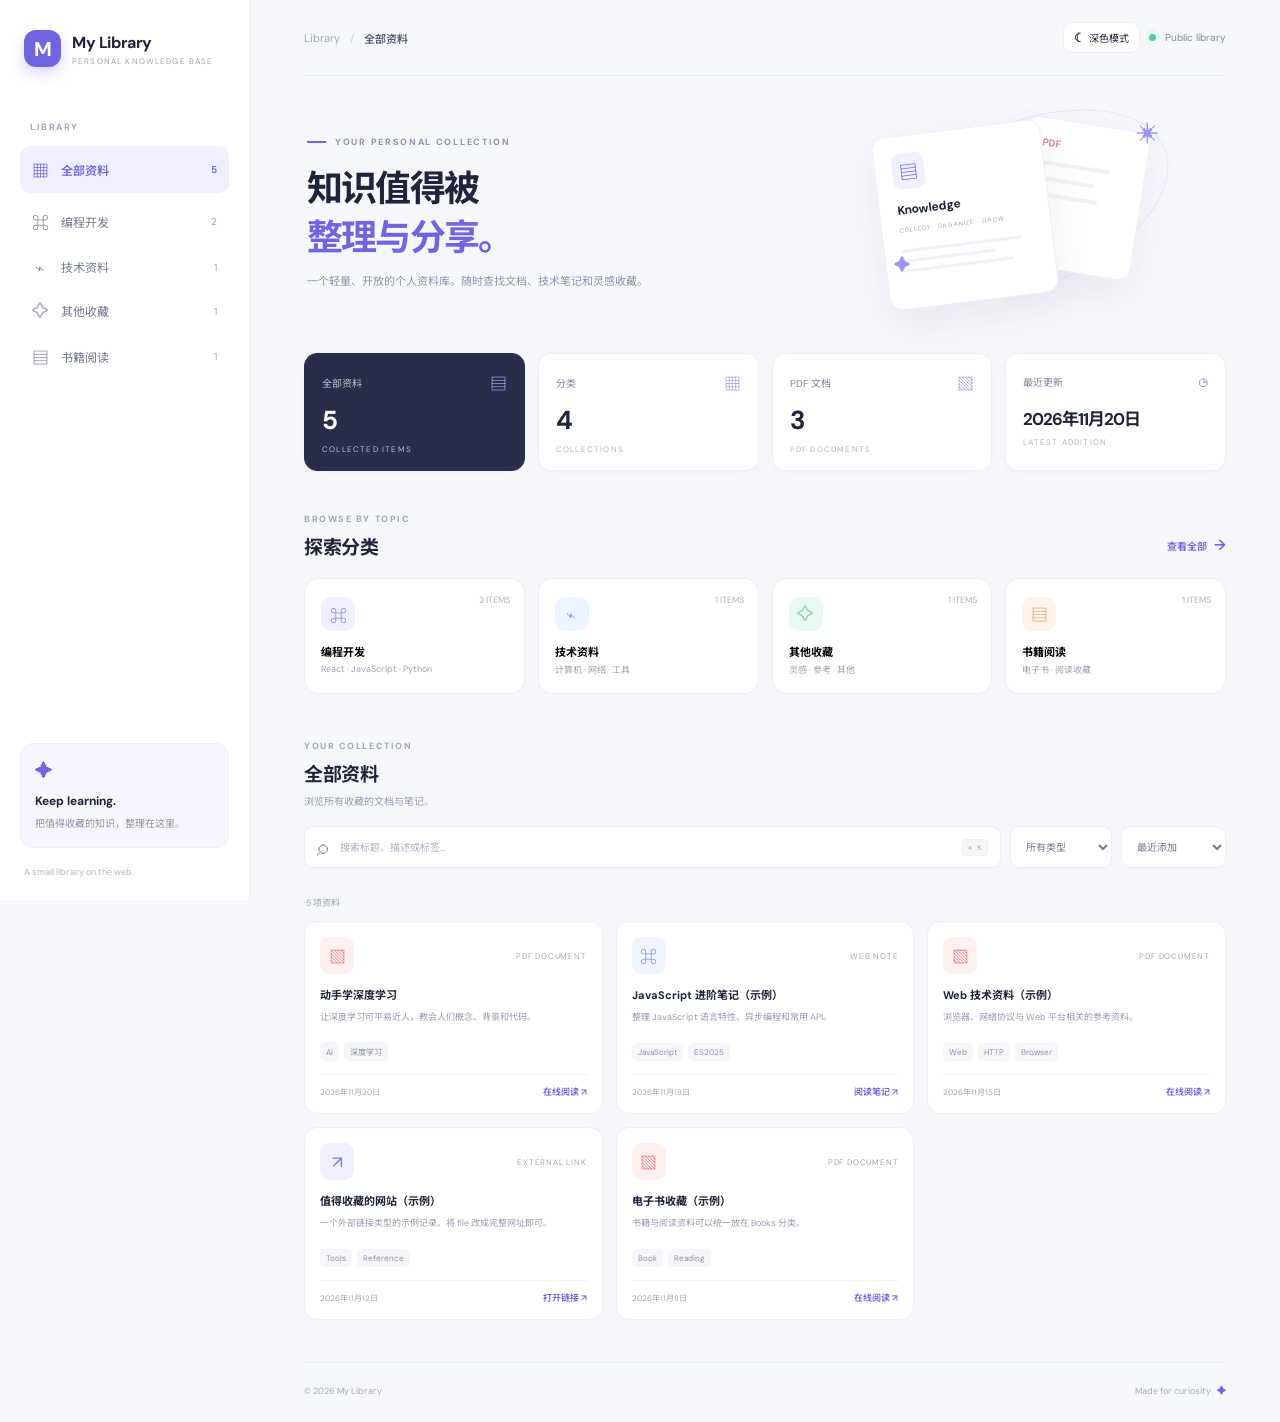
<file: index.html>
<!doctype html>
<html lang="zh-CN">
<head>
  <meta charset="utf-8">
  <meta name="viewport" content="width=device-width, initial-scale=1">
  <meta name="description" content="个人公开资料库：整理、检索和阅读文档、笔记与技术资料。">
  <meta name="theme-color" content="#f6f7fb" id="themeColorMeta">
  <title>My Library — 个人资料库</title>
  <link rel="preconnect" href="https://fonts.googleapis.com">
  <link rel="preconnect" href="https://fonts.gstatic.com" crossorigin>
  <link href="https://fonts.googleapis.com/css2?family=DM+Sans:wght@400;500;600;700&family=Noto+Sans+SC:wght@400;500;600;700&display=swap" rel="stylesheet">
  <script>
    (() => {
      const saved = localStorage.getItem("my-library-theme");
      const prefersDark = window.matchMedia && window.matchMedia("(prefers-color-scheme: dark)").matches;
      document.documentElement.dataset.theme = saved || (prefersDark ? "dark" : "light");
    })();
  </script>
  <link rel="stylesheet" href="assets/css/style.css">
</head>
<body>
  <div class="app-shell">
    <aside class="sidebar" id="sidebar">
      <a class="brand" href="./" aria-label="My Library 首页">
        <span class="brand-mark">M</span>
        <span><strong>My Library</strong><small>PERSONAL KNOWLEDGE BASE</small></span>
      </a>

      <div class="side-label">LIBRARY</div>
      <nav class="side-nav" aria-label="资料分类">
        <button class="nav-item active" data-category="all">
          <span class="nav-icon">▦</span><span>全部资料</span><span class="nav-count" id="allCount">0</span>
        </button>
        <div id="categoryNav"></div>
      </nav>

      <div class="sidebar-bottom">
        <div class="sidebar-tip">
          <span class="tip-icon">✦</span>
          <strong>Keep learning.</strong>
          <p>把值得收藏的知识，整理在这里。</p>
        </div>
        <span class="sidebar-foot">A small library on the web.</span>
      </div>
    </aside>

    <main class="main-content">
      <header class="topbar">
        <button class="mobile-menu" id="mobileMenu" aria-label="打开菜单">☰</button>
        <div class="breadcrumb"><span>Library</span><span class="crumb-slash">/</span><strong id="currentLocation">全部资料</strong></div>
        <div class="topbar-right">
          <button class="theme-toggle" id="themeToggle" type="button" aria-label="切换深色模式" aria-pressed="false" title="切换深色模式">
            <span class="theme-toggle-icon" aria-hidden="true">☾</span>
            <span class="theme-toggle-label">深色模式</span>
          </button>
          <span class="public-dot"></span><span>Public library</span>
        </div>
      </header>

      <section class="welcome">
        <div class="welcome-copy">
          <div class="eyebrow"><span class="eyebrow-line"></span> YOUR PERSONAL COLLECTION</div>
          <h1>知识值得被<br><span>整理与分享。</span></h1>
          <p>一个轻量、开放的个人资料库。随时查找文档、技术笔记和灵感收藏。</p>
        </div>
        <div class="welcome-art" aria-hidden="true">
          <div class="art-orbit orbit-one"></div><div class="art-orbit orbit-two"></div>
          <div class="art-card art-card-back"><span>PDF</span><i></i><i></i><i></i></div>
          <div class="art-card art-card-front"><div class="art-file-icon">▤</div><strong>Knowledge</strong><small>COLLECT · ORGANIZE · GROW</small><div class="art-lines"><i></i><i></i><i></i></div></div>
          <div class="art-spark spark-one">✳</div><div class="art-spark spark-two">✦</div>
        </div>
      </section>

      <section class="stats-grid" aria-label="资料统计">
        <article class="stat-card stat-total"><div class="stat-top"><span>全部资料</span><span class="stat-symbol">▤</span></div><strong id="totalStat">0</strong><small>COLLECTED ITEMS</small></article>
        <article class="stat-card"><div class="stat-top"><span>分类</span><span class="stat-symbol">▦</span></div><strong id="categoryStat">0</strong><small>COLLECTIONS</small></article>
        <article class="stat-card"><div class="stat-top"><span>PDF 文档</span><span class="stat-symbol">▧</span></div><strong id="pdfStat">0</strong><small>PDF DOCUMENTS</small></article>
        <article class="stat-card"><div class="stat-top"><span>最近更新</span><span class="stat-symbol">◷</span></div><strong class="stat-date" id="updatedStat">—</strong><small>LATEST ADDITION</small></article>
      </section>

      <section class="category-section">
        <div class="section-heading"><div><div class="section-kicker">BROWSE BY TOPIC</div><h2>探索分类</h2></div><button class="text-button" id="showAllCategories">查看全部 <span>→</span></button></div>
        <div class="category-grid" id="categoryCards"></div>
      </section>

      <section class="library-section" id="librarySection">
        <div class="section-heading library-heading"><div><div class="section-kicker">YOUR COLLECTION</div><h2 id="listHeading">全部资料</h2><p class="section-description" id="listDescription">浏览所有收藏的文档与笔记。</p></div></div>
        <div class="toolbar">
          <label class="search-box"><span class="search-icon">⌕</span><input id="searchInput" type="search" placeholder="搜索标题、描述或标签…" autocomplete="off"><kbd>⌘ K</kbd></label>
          <label class="filter-wrap"><span class="sr-only">资料类型</span><select id="typeFilter"><option value="all">所有类型</option><option value="pdf">PDF</option><option value="html">网页笔记</option><option value="link">外部链接</option></select></label>
          <select id="sortSelect" aria-label="排序方式"><option value="newest">最近添加</option><option value="oldest">最早添加</option><option value="title">标题 A–Z</option></select>
        </div>
        <div class="active-filters" id="activeFilters" hidden></div>
        <div class="results-meta"><span id="resultCount">0 项资料</span><button id="clearFilters" class="clear-button" hidden>清除筛选</button></div>
        <div class="resource-grid" id="resourceGrid" aria-live="polite"></div>
        <div class="empty-state" id="emptyState" hidden><div class="empty-icon">⌕</div><h3>没有找到匹配的资料</h3><p>试试其他关键词，或清除当前筛选条件。</p><button class="primary-button" id="resetSearch">清除筛选</button></div>
      </section>

      <footer class="footer"><span>© <span id="year"></span> My Library</span><span>Made for curiosity <b>✦</b></span></footer>
    </main>
  </div>
  <div class="sidebar-overlay" id="sidebarOverlay"></div>
  <script src="assets/js/app.js" defer></script>
</body>
</html>
</file>
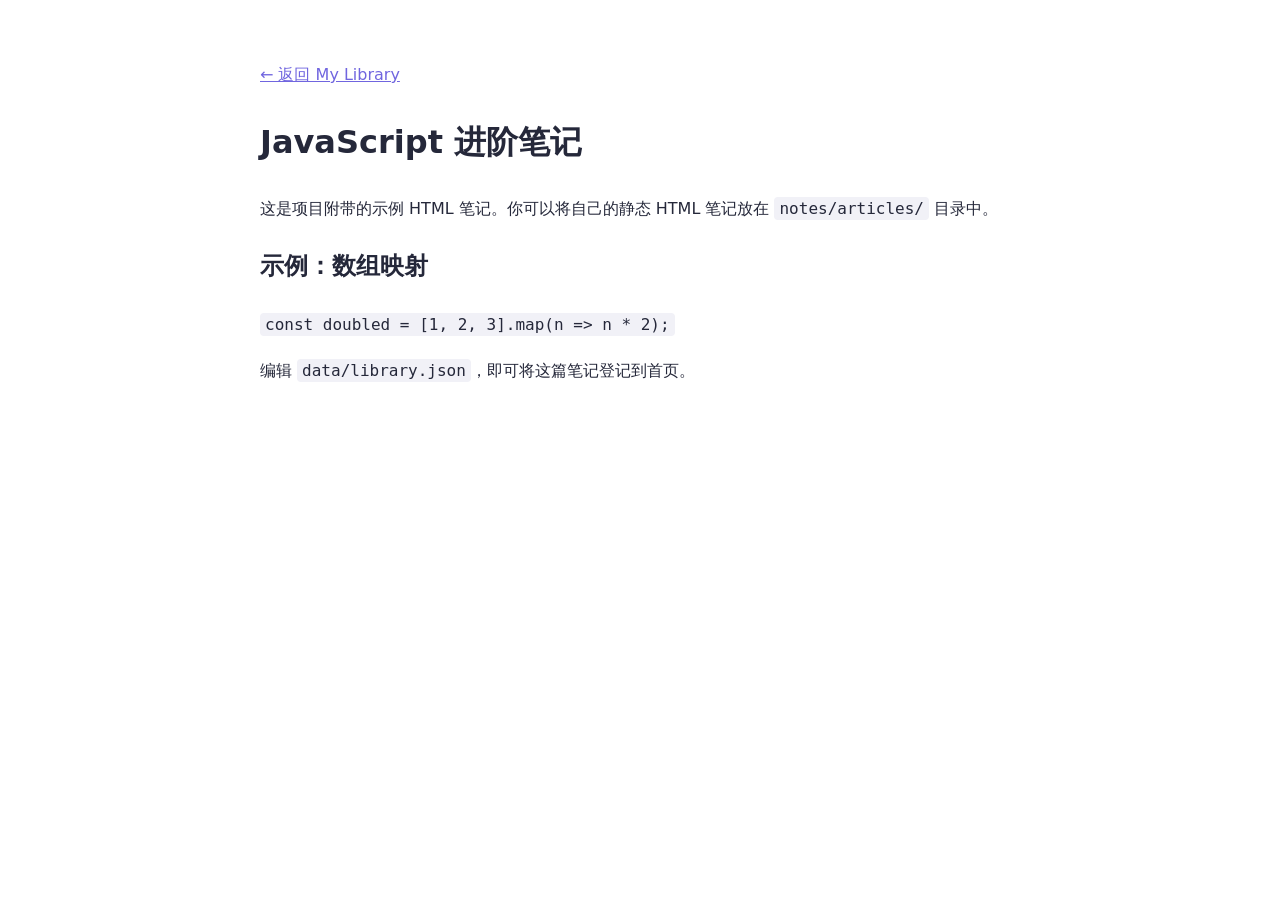
<file: notes/articles/javascript-advanced.html>
<!doctype html>
<html lang="zh-CN"><head><meta charset="utf-8"><meta name="viewport" content="width=device-width,initial-scale=1"><title>JavaScript 进阶笔记</title>
<style>body{max-width:760px;margin:60px auto;padding:0 22px;font:16px/1.9 system-ui,"Noto Sans SC",sans-serif;color:#25283a}h1{font-size:2rem}code{background:#f1f1f7;padding:2px 5px;border-radius:4px}a{color:#7065df}</style></head>
<body><p><a href="../../index.html">← 返回 My Library</a></p><h1>JavaScript 进阶笔记</h1><p>这是项目附带的示例 HTML 笔记。你可以将自己的静态 HTML 笔记放在 <code>notes/articles/</code> 目录中。</p><h2>示例：数组映射</h2><pre><code>const doubled = [1, 2, 3].map(n =&gt; n * 2);</code></pre><p>编辑 <code>data/library.json</code>，即可将这篇笔记登记到首页。</p></body></html>
</file>
<file: assets/css/style.css>
@import url('https://fonts.googleapis.com/css2?family=DM+Sans:wght@400;500;600;700&family=Noto+Sans+SC:wght@400;500;600;700&display=swap');
:root{--bg:#f6f7fb;--surface:#fff;--text:#20243a;--muted:#85899d;--line:#eceef4;--purple:#7065df;--purple-light:#f0efff;--navy:#292d49;--shadow:0 12px 34px rgba(38,42,75,.055);--radius:17px}
*{box-sizing:border-box}html{scroll-behavior:smooth}body{margin:0;background:var(--bg);color:var(--text);font-family:"DM Sans","Noto Sans SC",sans-serif;font-size:14px;-webkit-font-smoothing:antialiased}button,input,select{font:inherit}button{cursor:pointer}.app-shell{min-height:100vh}.sidebar{width:250px;position:fixed;inset:0 auto 0 0;background:#fff;border-right:1px solid var(--line);padding:30px 20px 22px;display:flex;flex-direction:column;z-index:20}.brand{display:flex;align-items:center;gap:11px;text-decoration:none;color:var(--text);margin:0 0 54px 4px}.brand-mark{width:37px;height:37px;border-radius:12px;background:var(--purple);color:#fff;display:grid;place-items:center;font-size:20px;font-weight:700;box-shadow:0 6px 14px #7065df44}.brand strong{display:block;font-size:16px;letter-spacing:-.4px}.brand small{display:block;font-size:8px;letter-spacing:1.15px;color:#a0a2b2;margin-top:3px}.side-label,.section-kicker{font-size:9px;font-weight:700;letter-spacing:1.55px;color:#a2a5b6}.side-label{padding:0 10px;margin-bottom:13px}.side-nav{display:flex;flex-direction:column;gap:5px}.nav-item{border:0;background:transparent;color:#777c91;display:flex;align-items:center;gap:12px;padding:11px 12px;border-radius:10px;text-align:left;width:100%;font-size:12px;transition:.2s}.nav-item:hover{background:#f7f7fc;color:var(--text)}.nav-item.active{background:var(--purple-light);color:var(--purple);font-weight:600}.nav-icon{width:17px;text-align:center;font-size:17px}.nav-count{margin-left:auto;color:#a1a4b5;font-size:10px}.nav-item.active .nav-count{color:var(--purple)}.sidebar-bottom{margin-top:auto}.sidebar-tip{background:#f7f6ff;border:1px solid #eeecff;border-radius:13px;padding:15px 14px}.tip-icon{display:block;color:var(--purple);font-size:18px;margin-bottom:8px}.sidebar-tip strong{font-size:12px}.sidebar-tip p{font-size:10px;line-height:1.7;color:#9295a8;margin:6px 0 0}.sidebar-foot{display:block;color:#b2b4c1;font-size:9px;margin:18px 4px 0}.main-content{margin-left:250px;max-width:1600px;padding:0 54px}.topbar{height:76px;display:flex;align-items:center;justify-content:space-between;border-bottom:1px solid #e9ebf2}.breadcrumb{display:flex;gap:10px;align-items:center;color:#a2a5b5;font-size:11px}.breadcrumb strong{color:#555a70;font-weight:600}.crumb-slash{color:#d0d1dc}.topbar-right{display:flex;align-items:center;gap:8px;color:#85899c;font-size:10px}.public-dot{width:7px;height:7px;background:#5ec69b;border-radius:50%;box-shadow:0 0 0 4px #e4f7ee}.mobile-menu{display:none}.welcome{min-height:270px;display:flex;align-items:center;justify-content:space-between;position:relative;overflow:hidden;padding:31px 3px 25px}.welcome-copy{position:relative;z-index:2}.eyebrow{display:flex;align-items:center;gap:9px;color:#8e91a4;font-size:9px;letter-spacing:1.7px;font-weight:700}.eyebrow-line{width:19px;height:2px;background:var(--purple)}h1{font-size:36px;line-height:1.35;letter-spacing:-1.8px;margin:17px 0 9px;font-weight:700}h1 span{color:var(--purple)}.welcome-copy p{color:#9295a8;font-size:11px;line-height:1.9;margin:0;max-width:390px}.welcome-art{height:225px;width:380px;position:absolute;right:25px;top:18px}.art-orbit{position:absolute;border:1px solid #e8e6fc;border-radius:50%;transform:rotate(-22deg)}.orbit-one{width:300px;height:165px;right:25px;top:28px}.orbit-two{width:245px;height:125px;right:53px;top:48px}.art-card{position:absolute;background:#fff;border:1px solid #efeff6;border-radius:13px;box-shadow:0 15px 38px #45416d13}.art-card-back{width:125px;height:150px;right:60px;top:29px;transform:rotate(9deg);padding:17px;color:#aaa;font-size:10px}.art-card-back span{font-weight:700;color:#e18a8a}.art-card-back i,.art-lines i{display:block;height:4px;background:#f0f0f6;border-radius:5px;margin-top:12px;width:80%}.art-card-back i:nth-child(3){width:65%}.art-card-back i:nth-child(4){width:72%}.art-card-front{width:170px;height:174px;right:151px;top:34px;padding:17px;transform:rotate(-7deg)}.art-file-icon{width:32px;height:36px;background:#f0efff;color:var(--purple);border-radius:8px;display:grid;place-items:center;font-size:19px;margin-bottom:13px}.art-card-front strong{display:block;font-size:12px}.art-card-front small{font-size:6px;letter-spacing:1px;color:#a3a5b5}.art-lines{margin-top:13px}.art-lines i{margin-top:7px;width:90%;height:3px}.art-lines i:nth-child(2){width:70%}.art-lines i:nth-child(3){width:82%}.art-spark{position:absolute;color:#9b93f2}.spark-one{right:42px;top:26px;font-size:22px}.spark-two{right:290px;top:160px;font-size:17px}.stats-grid{display:grid;grid-template-columns:repeat(4,1fr);gap:13px;margin:7px 0 42px}.stat-card{background:var(--surface);border:1px solid var(--line);border-radius:13px;padding:16px 17px 14px;box-shadow:0 3px 12px #292d4905}.stat-top{display:flex;justify-content:space-between;align-items:center;color:#85899c;font-size:10px}.stat-symbol{font-size:17px;color:#a19be9}.stat-card>strong{display:block;font-size:26px;letter-spacing:-1px;margin:8px 0 1px}.stat-card>small{font-size:8px;letter-spacing:1.2px;color:#b3b5c2}.stat-total{background:var(--navy);border-color:var(--navy);color:#fff}.stat-total .stat-top,.stat-total>small{color:#bfc1d2}.stat-total .stat-symbol{color:#b4adff}.stat-date{font-size:17px!important;margin-top:13px!important}.category-section,.library-section{margin-bottom:42px}.section-heading{display:flex;align-items:end;justify-content:space-between;margin-bottom:18px}.section-kicker{margin-bottom:7px}h2{font-size:19px;letter-spacing:-.5px;margin:0;font-weight:700}.text-button{border:0;background:transparent;color:var(--purple);font-size:10px;font-weight:600;padding:5px 0}.text-button span{font-size:15px;margin-left:5px}.category-grid{display:grid;grid-template-columns:repeat(4,1fr);gap:13px}.category-card{border:1px solid var(--line);background:#fff;border-radius:14px;padding:16px;text-align:left;min-height:116px;transition:transform .2s,box-shadow .2s,border-color .2s;position:relative;overflow:hidden}.category-card:hover{transform:translateY(-3px);box-shadow:var(--shadow);border-color:#dcd9ff}.category-card.selected{border-color:#bcb6ff;background:#fbfaff}.category-icon{width:34px;height:34px;border-radius:10px;display:grid;place-items:center;font-size:17px;margin-bottom:12px}.category-card strong{display:block;font-size:11px}.category-card small{display:block;color:#a0a3b3;font-size:9px;margin-top:4px}.category-card .category-count{position:absolute;right:14px;top:15px;color:#b1b3c1;font-size:9px}.library-section{padding-top:4px}.library-heading{margin-bottom:18px}.section-description{font-size:10px;color:#9a9daf;margin:6px 0 0}.toolbar{display:flex;gap:9px;margin-bottom:13px}.search-box{height:42px;display:flex;align-items:center;gap:10px;background:#fff;border:1px solid var(--line);border-radius:10px;padding:0 12px;flex:1;min-width:120px}.search-icon{font-size:22px;color:#9699ac;line-height:1}.search-box input{border:0;outline:0;min-width:0;flex:1;color:var(--text);font-size:10px;background:transparent}.search-box input::placeholder{color:#b0b2bf}.search-box kbd{font-size:8px;color:#aaaebe;background:#f6f6fa;border:1px solid #eeeef4;border-radius:4px;padding:3px 5px}.toolbar select{height:42px;border:1px solid var(--line);background:#fff;border-radius:10px;padding:0 29px 0 11px;color:#777c90;font-size:10px;outline:0;max-width:145px}.results-meta{display:flex;align-items:center;justify-content:space-between;color:#a0a3b3;font-size:9px;margin:15px 2px 12px}.clear-button{border:0;background:transparent;color:var(--purple);font-size:9px}.resource-grid{display:grid;grid-template-columns:repeat(3,1fr);gap:13px}.resource-card{background:#fff;border:1px solid var(--line);border-radius:13px;padding:15px;min-width:0;transition:.2s;display:flex;flex-direction:column;min-height:174px}.resource-card:hover{transform:translateY(-2px);box-shadow:var(--shadow);border-color:#e1defe}.resource-top{display:flex;justify-content:space-between;align-items:center;margin-bottom:13px}.file-icon{width:34px;height:37px;border-radius:9px;display:grid;place-items:center;font-size:17px}.file-icon.pdf{background:#fff0f0;color:#e27c7c}.file-icon.html{background:#eff4ff;color:#6d8fdb}.file-icon.link{background:#f0efff;color:#8177db}.file-type{font-size:8px;color:#a5a7b6;letter-spacing:.8px}.resource-card h3{font-size:11px;line-height:1.55;margin:0 0 6px;white-space:normal;overflow-wrap:anywhere}.resource-description{font-size:9px;line-height:1.7;color:#9a9daf;margin:0 0 12px;display:-webkit-box;-webkit-line-clamp:2;-webkit-box-orient:vertical;overflow:hidden}.tag-list{display:flex;flex-wrap:wrap;gap:5px;margin-top:auto;padding-top:5px}.tag{border:0;background:#f5f5fa;color:#8b8fa2;border-radius:5px;padding:4px 6px;font-size:8px}.tag:hover{background:var(--purple-light);color:var(--purple)}.resource-bottom{border-top:1px solid #f1f1f5;margin-top:13px;padding-top:10px;display:flex;justify-content:space-between;align-items:center;color:#a4a6b5;font-size:8px}.resource-action{color:var(--purple);text-decoration:none;font-weight:600;font-size:9px}.resource-action:hover{text-decoration:underline}.active-filters{display:flex;gap:6px;flex-wrap:wrap}.filter-chip{background:#efedff;color:#7167d7;border-radius:20px;padding:5px 9px;font-size:9px}.empty-state{text-align:center;padding:52px 15px;background:#fff;border:1px dashed #e4e4ee;border-radius:14px}.empty-icon{font-size:32px;color:#aaa5ed}.empty-state h3{font-size:14px;margin:10px 0 5px}.empty-state p{font-size:10px;color:#999daf}.primary-button{background:var(--purple);border:0;color:#fff;border-radius:8px;padding:9px 14px;font-size:10px;margin-top:10px}.footer{border-top:1px solid #e9ebf2;padding:22px 0 25px;display:flex;justify-content:space-between;color:#a7a9b7;font-size:9px}.footer b{color:var(--purple);margin-left:4px}.sr-only{position:absolute;width:1px;height:1px;padding:0;margin:-1px;overflow:hidden;clip:rect(0,0,0,0);white-space:nowrap;border:0}.sidebar-overlay{display:none}
@media(max-width:1100px){.main-content{padding:0 32px}.sidebar{width:220px}.main-content{margin-left:220px}.category-grid{grid-template-columns:repeat(2,1fr)}.resource-grid{grid-template-columns:repeat(2,1fr)}.welcome-art{right:-35px;opacity:.75}.stats-grid{gap:9px}.stat-card{padding:14px}}
@media(max-width:700px){.sidebar{transform:translateX(-100%);transition:transform .25s;width:260px;box-shadow:10px 0 35px #20243a18}.sidebar.open{transform:translateX(0)}.sidebar-overlay.show{display:block;position:fixed;inset:0;background:#20243a55;z-index:15}.main-content{margin-left:0;padding:0 19px}.topbar{height:62px;justify-content:flex-start;gap:13px}.mobile-menu{display:block;border:0;background:#fff;border:1px solid var(--line);border-radius:8px;width:32px;height:32px;color:#73778d}.topbar-right{margin-left:auto;font-size:9px}.welcome{min-height:230px;padding:27px 0}.welcome-art{right:-160px;opacity:.24}.welcome-copy{max-width:100%}h1{font-size:31px}.welcome-copy p{max-width:300px}.stats-grid{grid-template-columns:repeat(2,1fr);margin-bottom:34px}.stat-card{min-height:105px}.category-grid{grid-template-columns:repeat(2,1fr);gap:9px}.category-card{padding:13px;min-height:110px}.resource-grid{grid-template-columns:1fr}.resource-card{min-height:155px}.toolbar{flex-wrap:wrap}.search-box{flex-basis:100%}.toolbar select{flex:1;max-width:none}.section-heading{align-items:center}.footer{font-size:8px}.category-section,.library-section{margin-bottom:34px}}
@media(min-width:1400px){.main-content{padding-left:68px;padding-right:68px}.resource-grid{grid-template-columns:repeat(4,1fr)}}


/* Theme toggle */
.theme-toggle{display:inline-flex;align-items:center;gap:7px;border:1px solid var(--line);background:var(--surface);color:var(--text);border-radius:9px;padding:7px 10px;font-size:10px;transition:background .2s,border-color .2s,color .2s}
.theme-toggle:hover{border-color:var(--purple);color:var(--purple)}
.theme-toggle-icon{font-size:15px;line-height:1}
.topbar-right{gap:9px}
@media(max-width:700px){.theme-toggle{padding:7px 9px}.theme-toggle-label{display:none}.topbar-right{gap:8px}}

/* Dark theme palette and component overrides */
:root[data-theme="dark"]{color-scheme:dark;--bg:#171923;--surface:#202330;--text:#eceef7;--muted:#a0a5b8;--line:#303445;--purple:#a69cff;--purple-light:#302d49;--navy:#292d42;--shadow:0 12px 34px rgba(0,0,0,.22)}
:root[data-theme="light"]{color-scheme:light}
:root[data-theme="dark"] body{background:var(--bg);color:var(--text)}
:root[data-theme="dark"] .sidebar{background:#1d202c;border-color:var(--line)}
:root[data-theme="dark"] .brand small,:root[data-theme="dark"] .side-label,:root[data-theme="dark"] .section-kicker{color:#858ba2}
:root[data-theme="dark"] .nav-item{color:#a7abc0}
:root[data-theme="dark"] .nav-item:hover{background:#292d3c;color:var(--text)}
:root[data-theme="dark"] .nav-item.active{background:#302d49;color:#b6adff}
:root[data-theme="dark"] .nav-count,:root[data-theme="dark"] .nav-item.active .nav-count{color:#999db4}
:root[data-theme="dark"] .sidebar-tip{background:#29283d;border-color:#3b3858}
:root[data-theme="dark"] .sidebar-tip p{color:#a2a5ba}
:root[data-theme="dark"] .sidebar-foot{color:#747a91}
:root[data-theme="dark"] .topbar{border-color:var(--line)}
:root[data-theme="dark"] .breadcrumb{color:#858ba2}
:root[data-theme="dark"] .breadcrumb strong{color:#d0d3e2}
:root[data-theme="dark"] .crumb-slash{color:#62677d}
:root[data-theme="dark"] .topbar-right{color:#a0a5b8}
:root[data-theme="dark"] .public-dot{box-shadow:0 0 0 4px #244337}
:root[data-theme="dark"] .eyebrow,:root[data-theme="dark"] .welcome-copy p,:root[data-theme="dark"] .stat-top,:root[data-theme="dark"] .section-description{color:#9da2b7}
:root[data-theme="dark"] .art-orbit{border-color:#34364d}
:root[data-theme="dark"] .art-card{background:#282b3a;border-color:#3a3d50;box-shadow:0 15px 38px #0003}
:root[data-theme="dark"] .art-card-back{color:#a2a6ba}
:root[data-theme="dark"] .art-card-back i,:root[data-theme="dark"] .art-lines i{background:#414457}
:root[data-theme="dark"] .art-card-front small{color:#a2a6ba}
:root[data-theme="dark"] .art-file-icon{background:#393552;color:#b6adff}
:root[data-theme="dark"] .stat-card{background:var(--surface);border-color:var(--line);box-shadow:0 3px 12px #0002}
:root[data-theme="dark"] .stat-total{background:#292d42;border-color:#383d55;color:#f4f3ff}
:root[data-theme="dark"] .stat-total .stat-top,:root[data-theme="dark"] .stat-total>small{color:#c0c3d4}
:root[data-theme="dark"] .stat-card>small{color:#858ba2}
:root[data-theme="dark"] .category-card{background:var(--surface);border-color:var(--line);color:var(--text)}
:root[data-theme="dark"] .category-card:hover{border-color:#625b91}
:root[data-theme="dark"] .category-card.selected{background:#29273e;border-color:#756cae}
:root[data-theme="dark"] .category-card small,:root[data-theme="dark"] .category-card .category-count{color:#9298ae}
:root[data-theme="dark"] .search-box{background:var(--surface);border-color:var(--line)}
:root[data-theme="dark"] .search-box input{color:var(--text)}
:root[data-theme="dark"] .search-box input::placeholder{color:#777e95}
:root[data-theme="dark"] .search-box kbd{color:#a1a6ba;background:#2b2f3e;border-color:#414558}
:root[data-theme="dark"] .toolbar select{background:var(--surface);border-color:var(--line);color:#c2c6d6}
:root[data-theme="dark"] .resource-card{background:var(--surface);border-color:var(--line)}
:root[data-theme="dark"] .resource-card:hover{border-color:#625b91}
:root[data-theme="dark"] .file-icon.pdf{background:#482f38;color:#f19a9a}
:root[data-theme="dark"] .file-icon.html{background:#293b59;color:#9bb9ff}
:root[data-theme="dark"] .file-icon.link{background:#393552;color:#b3aaff}
:root[data-theme="dark"] .file-type,:root[data-theme="dark"] .resource-description,:root[data-theme="dark"] .resource-bottom{color:#969cb2}
:root[data-theme="dark"] .resource-bottom{border-color:#343849}
:root[data-theme="dark"] .tag{background:#2d3040;color:#b0b4c7}
:root[data-theme="dark"] .tag:hover{background:#393552;color:#c0b8ff}
:root[data-theme="dark"] .filter-chip{background:#393552;color:#c0b8ff}
:root[data-theme="dark"] .empty-state{background:var(--surface);border-color:#414558}
:root[data-theme="dark"] .empty-state p{color:#9da2b7}
:root[data-theme="dark"] .results-meta{color:#969cb2}
:root[data-theme="dark"] .footer{border-color:var(--line);color:#969cb2}
:root[data-theme="dark"] .theme-toggle{background:#292d3c;border-color:#414558;color:#d9dcef}
:root[data-theme="dark"] .theme-toggle:hover{border-color:#8176d8;color:#c0b8ff}
:root[data-theme="dark"] .mobile-menu{color:var(--text)}
:root[data-theme="dark"] .sidebar-overlay{background:rgba(0,0,0,.62)}
:root[data-theme="dark"] ::selection{background:#514a7d;color:#fff}
</file>
